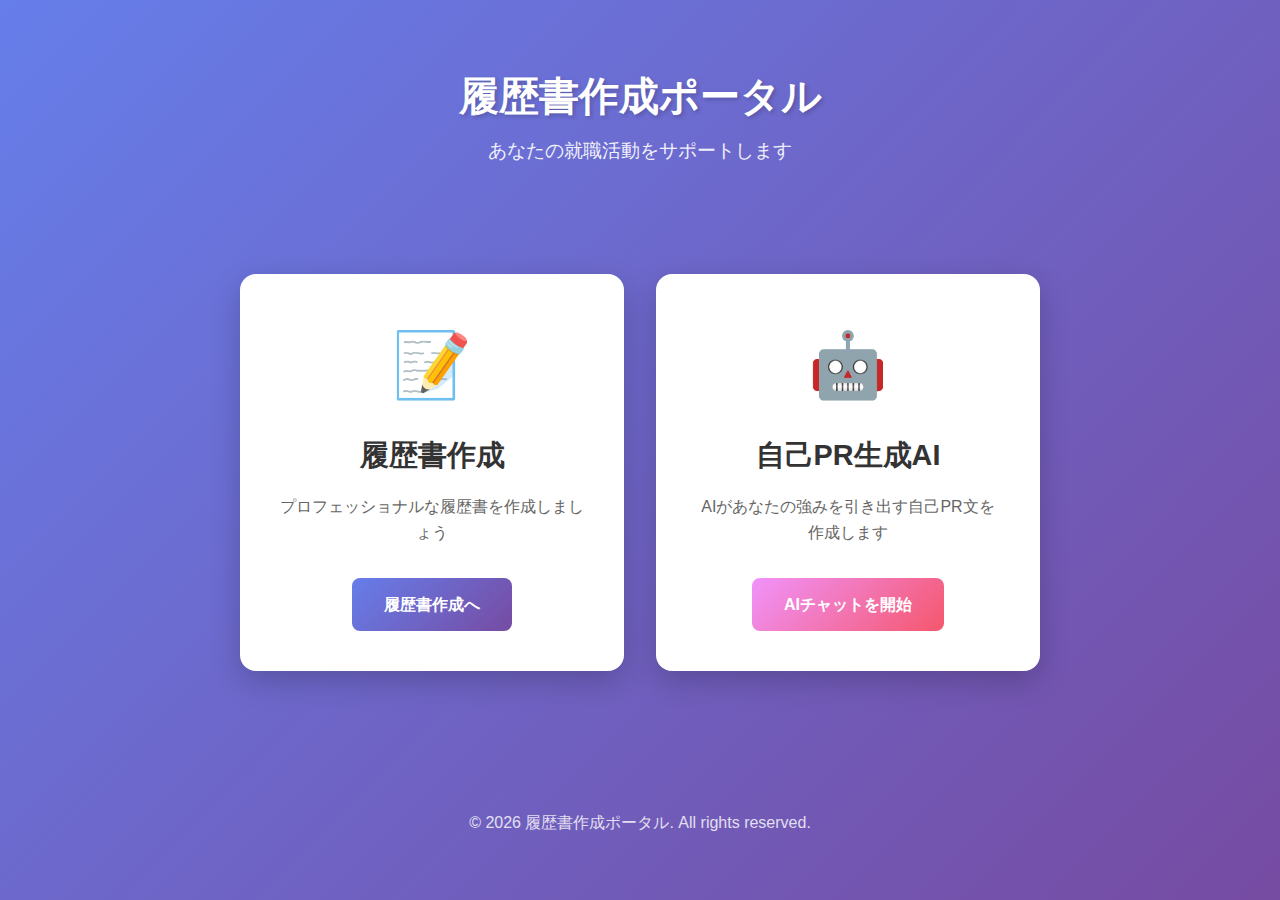
<file: index.html>
<!DOCTYPE html>
<html lang="ja">
<head>
    <meta charset="UTF-8">
    <meta name="viewport" content="width=device-width, initial-scale=1.0">
    <title>履歴書作成ポータル</title>
    <link rel="stylesheet" href="css/style.css">
</head>
<body>
    <div class="container">
        <header>
            <h1>履歴書作成ポータル</h1>
            <p class="subtitle">あなたの就職活動をサポートします</p>
        </header>
        
        <main>
            <div class="card-grid">
                <div class="card">
                    <div class="card-icon">📝</div>
                    <h2>履歴書作成</h2>
                    <p>プロフェッショナルな履歴書を作成しましょう</p>
                    <a href="https://select-type.com/" 
                       target="_blank" 
                       rel="noopener noreferrer" 
                       class="btn btn-primary">
                        履歴書作成へ
                    </a>
                </div>
                
                <div class="card">
                    <div class="card-icon">🤖</div>
                    <h2>自己PR生成AI</h2>
                    <p>AIがあなたの強みを引き出す自己PR文を作成します</p>
                    <a href="ai-chat.html" class="btn btn-secondary">
                        AIチャットを開始
                    </a>
                </div>
            </div>
        </main>
        
        <footer>
            <p>&copy; 2026 履歴書作成ポータル. All rights reserved.</p>
        </footer>
    </div>
</body>
</html>
</file>
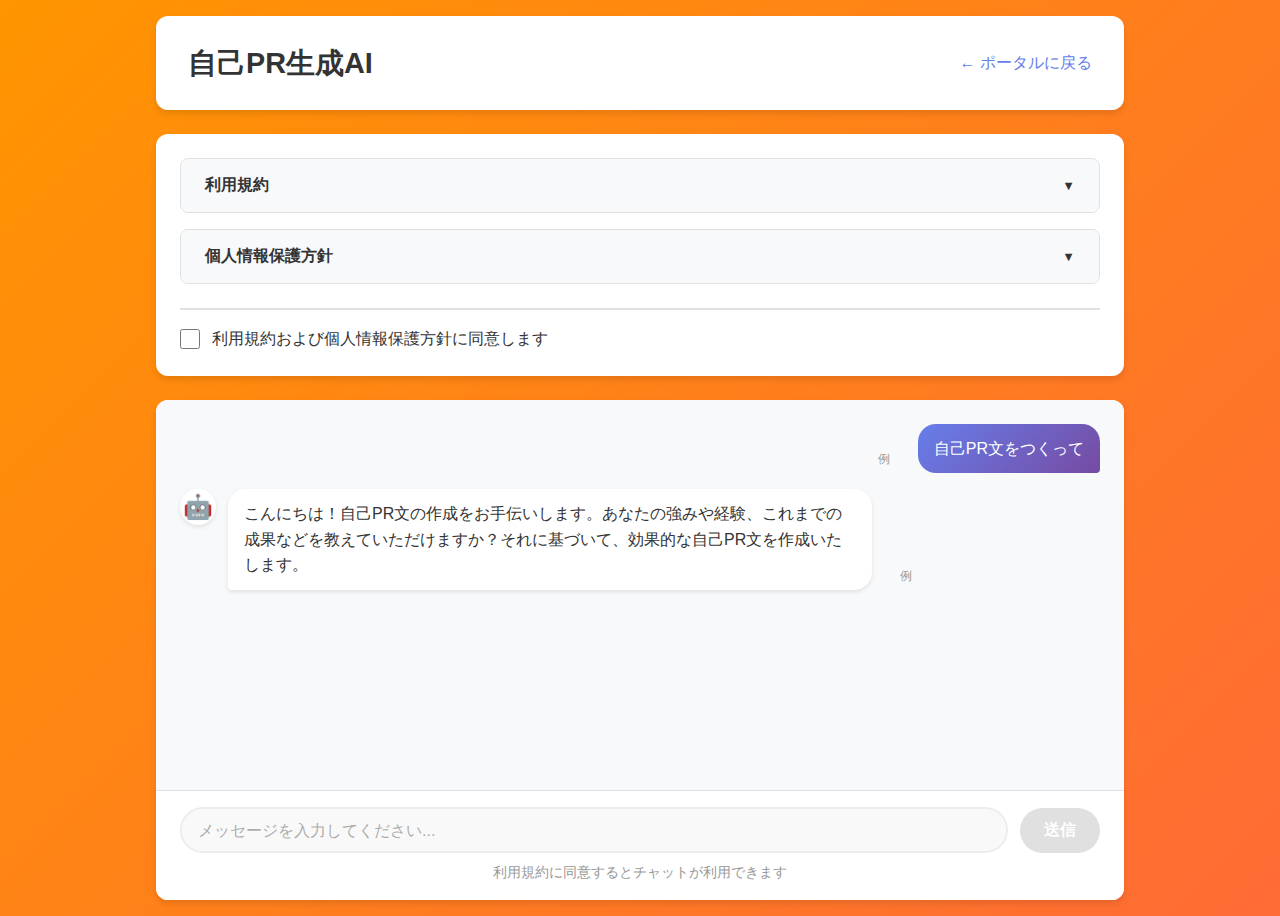
<file: ai-chat.html>
<!DOCTYPE html>
<html lang="ja">
<head>
    <meta charset="UTF-8">
    <meta name="viewport" content="width=device-width, initial-scale=1.0">
    <title>自己PR生成AI - 履歴書作成ポータル</title>
    <link rel="stylesheet" href="css/ai-chat.css">
</head>
<body>
    <div class="container">
        <header>
            <h1>自己PR生成AI</h1>
            <a href="index.html" class="back-link">← ポータルに戻る</a>
        </header>
        
        <main>
            <!-- 利用規約・個人情報保護方針セクション -->
            <section class="terms-section">
                <div class="terms-container">
                    <div class="terms-item">
                        <button class="terms-toggle" aria-expanded="false" aria-controls="terms-content">
                            <span>利用規約</span>
                            <span class="toggle-icon">▼</span>
                        </button>
                        <div id="terms-content" class="terms-content" style="display: none;">
                            <h3>利用規約</h3>
                            <p>本サービス（以下「当サービス」）は、ユーザーが自己PR文の作成を支援するためのAIチャットサービスです。</p>
                            <h4>1. サービスの利用</h4>
                            <p>ユーザーは、当サービスを利用するにあたり、以下の事項に同意する必要があります。</p>
                            <ul>
                                <li>提供される情報は参考として利用し、最終的な判断はユーザー自身が行うこと</li>
                                <li>不適切な内容の入力や、他者への誹謗中傷を目的とした利用を禁止すること</li>
                                <li>当サービスの知的財産権を尊重すること</li>
                            </ul>
                            <h4>2. 免責事項</h4>
                            <p>当サービスは、生成された内容の正確性、完全性、有用性について一切保証しません。ユーザーは自己の責任において当サービスを利用するものとします。</p>
                            <h4>3. サービスの変更・終了</h4>
                            <p>当サービスは、事前の通知なく、サービスの内容を変更または終了することがあります。</p>
                            <p class="terms-date">最終更新日: 2026年2月4日</p>
                        </div>
                    </div>
                    
                    <div class="terms-item">
                        <button class="terms-toggle" aria-expanded="false" aria-controls="privacy-content">
                            <span>個人情報保護方針</span>
                            <span class="toggle-icon">▼</span>
                        </button>
                        <div id="privacy-content" class="terms-content" style="display: none;">
                            <h3>個人情報保護方針</h3>
                            <p>当サービスは、ユーザーの個人情報の保護を重要な責務と考えています。</p>
                            <h4>1. 収集する情報</h4>
                            <p>当サービスでは、以下の情報を収集する場合があります：</p>
                            <ul>
                                <li>チャット入力内容（自己PR文作成のための情報）</li>
                                <li>利用規約への同意状態</li>
                            </ul>
                            <h4>2. 情報の利用目的</h4>
                            <p>収集した情報は、以下の目的でのみ利用されます：</p>
                            <ul>
                                <li>AIチャット機能の提供</li>
                                <li>サービスの改善</li>
                            </ul>
                            <h4>3. 情報の管理</h4>
                            <p>当サービスは、収集した個人情報を適切に管理し、第三者への提供は行いません。ただし、法令に基づく場合を除きます。</p>
                            <h4>4. データの保存</h4>
                            <p>チャット内容は、ブラウザのローカルストレージに保存される場合があります。ブラウザの設定により削除することができます。</p>
                            <p class="terms-date">最終更新日: 2026年2月4日</p>
                        </div>
                    </div>
                </div>
                
                <div class="consent-section">
                    <label class="consent-checkbox">
                        <input type="checkbox" id="consent-checkbox" aria-required="true">
                        <span>利用規約および個人情報保護方針に同意します</span>
                    </label>
                </div>
            </section>
            
            <!-- チャットセクション -->
            <section class="chat-section" id="chat-section">
                <div class="chat-container">
                    <div class="chat-messages" id="chat-messages">
                        <!-- 初期会話例 -->
                        <div class="message user-message">
                            <div class="message-content">
                                <p>自己PR文をつくって</p>
                            </div>
                            <div class="message-time">例</div>
                        </div>
                        <div class="message ai-message">
                            <div class="message-avatar">🤖</div>
                            <div class="message-content">
                                <p>こんにちは！自己PR文の作成をお手伝いします。あなたの強みや経験、これまでの成果などを教えていただけますか？それに基づいて、効果的な自己PR文を作成いたします。</p>
                            </div>
                            <div class="message-time">例</div>
                        </div>
                    </div>
                    
                    <div class="chat-input-container">
                        <div class="input-wrapper">
                            <textarea 
                                id="chat-input" 
                                placeholder="メッセージを入力してください..." 
                                rows="1"
                                disabled
                                aria-label="チャット入力欄"></textarea>
                            <button id="send-button" class="send-button" disabled aria-label="送信">
                                <span>送信</span>
                            </button>
                        </div>
                        <p class="input-hint" id="input-hint">利用規約に同意するとチャットが利用できます</p>
                    </div>
                </div>
            </section>
        </main>
    </div>
    
    <script src="js/ai-chat.js"></script>
</body>
</html>
</file>
<file: css/style.css>
* {
    margin: 0;
    padding: 0;
    box-sizing: border-box;
}

body {
    font-family: -apple-system, BlinkMacSystemFont, 'Segoe UI', 'Hiragino Sans', 'Hiragino Kaku Gothic ProN', 'Meiryo', sans-serif;
    background: linear-gradient(135deg, #667eea 0%, #764ba2 100%);
    min-height: 100vh;
    color: #333;
    line-height: 1.6;
}

.container {
    max-width: 1200px;
    margin: 0 auto;
    padding: 2rem;
    min-height: 100vh;
    display: flex;
    flex-direction: column;
}

header {
    text-align: center;
    color: white;
    margin-bottom: 3rem;
    padding-top: 2rem;
}

header h1 {
    font-size: 2.5rem;
    font-weight: 700;
    margin-bottom: 0.5rem;
    text-shadow: 2px 2px 4px rgba(0, 0, 0, 0.2);
}

.subtitle {
    font-size: 1.2rem;
    opacity: 0.9;
}

main {
    flex: 1;
    display: flex;
    align-items: center;
    justify-content: center;
}

.card-grid {
    display: grid;
    grid-template-columns: repeat(auto-fit, minmax(300px, 1fr));
    gap: 2rem;
    width: 100%;
    max-width: 800px;
}

.card {
    background: white;
    border-radius: 16px;
    padding: 2.5rem;
    box-shadow: 0 10px 30px rgba(0, 0, 0, 0.2);
    text-align: center;
    transition: transform 0.3s ease, box-shadow 0.3s ease;
}

.card:hover {
    transform: translateY(-5px);
    box-shadow: 0 15px 40px rgba(0, 0, 0, 0.3);
}

.card-icon {
    font-size: 4rem;
    margin-bottom: 1rem;
}

.card h2 {
    font-size: 1.8rem;
    margin-bottom: 1rem;
    color: #333;
}

.card p {
    color: #666;
    margin-bottom: 2rem;
    font-size: 1rem;
}

.btn {
    display: inline-block;
    padding: 0.875rem 2rem;
    border-radius: 8px;
    text-decoration: none;
    font-weight: 600;
    font-size: 1rem;
    transition: all 0.3s ease;
    border: none;
    cursor: pointer;
}

.btn-primary {
    background: linear-gradient(135deg, #667eea 0%, #764ba2 100%);
    color: white;
}

.btn-primary:hover {
    transform: scale(1.05);
    box-shadow: 0 5px 15px rgba(102, 126, 234, 0.4);
}

.btn-secondary {
    background: linear-gradient(135deg, #f093fb 0%, #f5576c 100%);
    color: white;
}

.btn-secondary:hover {
    transform: scale(1.05);
    box-shadow: 0 5px 15px rgba(245, 87, 108, 0.4);
}

footer {
    text-align: center;
    color: white;
    padding: 2rem 0;
    opacity: 0.8;
    margin-top: 3rem;
}

/* レスポンシブデザイン */
@media (max-width: 768px) {
    .container {
        padding: 1rem;
    }
    
    header h1 {
        font-size: 2rem;
    }
    
    .subtitle {
        font-size: 1rem;
    }
    
    .card-grid {
        grid-template-columns: 1fr;
        gap: 1.5rem;
    }
    
    .card {
        padding: 2rem;
    }
    
    .card-icon {
        font-size: 3rem;
    }
}

@media (max-width: 480px) {
    header h1 {
        font-size: 1.5rem;
    }
    
    .card {
        padding: 1.5rem;
    }
    
    .card h2 {
        font-size: 1.5rem;
    }
}
</file>
<file: css/ai-chat.css>
* {
    margin: 0;
    padding: 0;
    box-sizing: border-box;
}

body {
    font-family: -apple-system, BlinkMacSystemFont, 'Segoe UI', 'Hiragino Sans', 'Hiragino Kaku Gothic ProN', 'Meiryo', sans-serif;
    background: linear-gradient(135deg, #ff9500 0%, #ff6b35 100%);
    min-height: 100vh;
    color: #333;
    line-height: 1.6;
}

.container {
    max-width: 1000px;
    margin: 0 auto;
    padding: 1rem;
    min-height: 100vh;
    display: flex;
    flex-direction: column;
}

header {
    background: white;
    border-radius: 12px;
    padding: 1.5rem 2rem;
    margin-bottom: 1.5rem;
    box-shadow: 0 4px 6px rgba(0, 0, 0, 0.1);
    display: flex;
    justify-content: space-between;
    align-items: center;
}

header h1 {
    font-size: 1.8rem;
    color: #333;
    font-weight: 700;
}

.back-link {
    color: #667eea;
    text-decoration: none;
    font-weight: 500;
    transition: color 0.3s ease;
}

.back-link:hover {
    color: #764ba2;
    text-decoration: underline;
}

main {
    flex: 1;
    display: flex;
    flex-direction: column;
    gap: 1.5rem;
}

/* 利用規約セクション */
.terms-section {
    background: white;
    border-radius: 12px;
    padding: 1.5rem;
    box-shadow: 0 4px 6px rgba(0, 0, 0, 0.1);
}

.terms-container {
    display: flex;
    flex-direction: column;
    gap: 1rem;
    margin-bottom: 1.5rem;
}

.terms-item {
    border: 1px solid #e0e0e0;
    border-radius: 8px;
    overflow: hidden;
}

.terms-toggle {
    width: 100%;
    padding: 1rem 1.5rem;
    background: #f8f9fa;
    border: none;
    text-align: left;
    cursor: pointer;
    display: flex;
    justify-content: space-between;
    align-items: center;
    font-size: 1rem;
    font-weight: 600;
    color: #333;
    transition: background 0.3s ease;
}

.terms-toggle:hover {
    background: #e9ecef;
}

.terms-toggle[aria-expanded="true"] .toggle-icon {
    transform: rotate(180deg);
}

.toggle-icon {
    transition: transform 0.3s ease;
    font-size: 0.8rem;
}

.terms-content {
    padding: 1.5rem;
    background: white;
    border-top: 1px solid #e0e0e0;
    max-height: 400px;
    overflow-y: auto;
}

.terms-content h3 {
    font-size: 1.3rem;
    margin-bottom: 1rem;
    color: #333;
}

.terms-content h4 {
    font-size: 1.1rem;
    margin-top: 1.5rem;
    margin-bottom: 0.5rem;
    color: #555;
}

.terms-content p {
    margin-bottom: 1rem;
    color: #666;
    line-height: 1.8;
}

.terms-content ul {
    margin-left: 1.5rem;
    margin-bottom: 1rem;
    color: #666;
}

.terms-content li {
    margin-bottom: 0.5rem;
}

.terms-date {
    margin-top: 1.5rem;
    font-size: 0.9rem;
    color: #999;
    font-style: italic;
}

.consent-section {
    padding-top: 1rem;
    border-top: 2px solid #e0e0e0;
}

.consent-checkbox {
    display: flex;
    align-items: center;
    gap: 0.75rem;
    cursor: pointer;
    font-weight: 500;
    font-size: 1rem;
    color: #333;
}

.consent-checkbox input[type="checkbox"] {
    width: 20px;
    height: 20px;
    cursor: pointer;
    accent-color: #667eea;
}

.consent-checkbox input[type="checkbox"]:checked {
    accent-color: #667eea;
}

/* チャットセクション */
.chat-section {
    flex: 1;
    display: flex;
    flex-direction: column;
    background: white;
    border-radius: 12px;
    box-shadow: 0 4px 6px rgba(0, 0, 0, 0.1);
    overflow: hidden;
}

.chat-container {
    display: flex;
    flex-direction: column;
    height: 100%;
    min-height: 500px;
}

.chat-messages {
    flex: 1;
    padding: 1.5rem;
    overflow-y: auto;
    display: flex;
    flex-direction: column;
    gap: 1rem;
    background: #f8f9fa;
}

.message {
    display: flex;
    gap: 0.75rem;
    animation: fadeIn 0.3s ease;
}

@keyframes fadeIn {
    from {
        opacity: 0;
        transform: translateY(10px);
    }
    to {
        opacity: 1;
        transform: translateY(0);
    }
}

.user-message {
    justify-content: flex-end;
}

.user-message .message-content {
    background: linear-gradient(135deg, #667eea 0%, #764ba2 100%);
    color: white;
    border-radius: 18px 18px 4px 18px;
    max-width: 70%;
}

.ai-message {
    justify-content: flex-start;
}

.ai-message .message-content {
    background: white;
    color: #333;
    border-radius: 18px 18px 18px 4px;
    max-width: 70%;
    box-shadow: 0 2px 4px rgba(0, 0, 0, 0.1);
}

.message-avatar {
    font-size: 1.5rem;
    flex-shrink: 0;
    width: 36px;
    height: 36px;
    display: flex;
    align-items: center;
    justify-content: center;
    background: white;
    border-radius: 50%;
    box-shadow: 0 2px 4px rgba(0, 0, 0, 0.1);
}

.message-content {
    padding: 0.75rem 1rem;
}

.message-content p {
    margin: 0;
    word-wrap: break-word;
    white-space: pre-wrap;
}

.message-time {
    font-size: 0.75rem;
    color: #999;
    align-self: flex-end;
    padding: 0.25rem 0.5rem;
    margin-top: auto;
}

.user-message .message-time {
    order: -1;
    margin-right: 0.5rem;
}

.ai-message .message-time {
    margin-left: 0.5rem;
}

.chat-input-container {
    padding: 1rem 1.5rem;
    background: white;
    border-top: 1px solid #e0e0e0;
}

.input-wrapper {
    display: flex;
    gap: 0.75rem;
    align-items: flex-end;
}

#chat-input {
    flex: 1;
    padding: 0.75rem 1rem;
    border: 2px solid #e0e0e0;
    border-radius: 24px;
    font-size: 1rem;
    font-family: inherit;
    resize: none;
    min-height: 44px;
    max-height: 120px;
    transition: border-color 0.3s ease;
}

#chat-input:focus {
    outline: none;
    border-color: #667eea;
}

#chat-input:disabled {
    background: #f5f5f5;
    cursor: not-allowed;
    opacity: 0.6;
}

.send-button {
    padding: 0.75rem 1.5rem;
    background: linear-gradient(135deg, #667eea 0%, #764ba2 100%);
    color: white;
    border: none;
    border-radius: 24px;
    font-size: 1rem;
    font-weight: 600;
    cursor: pointer;
    transition: transform 0.2s ease, box-shadow 0.2s ease;
    white-space: nowrap;
}

.send-button:hover:not(:disabled) {
    transform: scale(1.05);
    box-shadow: 0 4px 12px rgba(102, 126, 234, 0.4);
}

.send-button:active:not(:disabled) {
    transform: scale(0.98);
}

.send-button:disabled {
    background: #ccc;
    cursor: not-allowed;
    opacity: 0.6;
}

.input-hint {
    margin-top: 0.5rem;
    font-size: 0.875rem;
    color: #999;
    text-align: center;
}

.input-hint.hidden {
    display: none;
}

/* レスポンシブデザイン */
@media (max-width: 768px) {
    .container {
        padding: 0.5rem;
    }
    
    header {
        flex-direction: column;
        gap: 1rem;
        align-items: flex-start;
    }
    
    header h1 {
        font-size: 1.5rem;
    }
    
    .terms-content {
        max-height: 300px;
    }
    
    .chat-messages {
        padding: 1rem;
    }
    
    .user-message .message-content,
    .ai-message .message-content {
        max-width: 85%;
    }
    
    .chat-input-container {
        padding: 1rem;
    }
    
    .input-wrapper {
        flex-direction: column;
        align-items: stretch;
    }
    
    .send-button {
        width: 100%;
    }
}

@media (max-width: 480px) {
    header h1 {
        font-size: 1.3rem;
    }
    
    .terms-toggle {
        padding: 0.875rem 1rem;
        font-size: 0.9rem;
    }
    
    .terms-content {
        padding: 1rem;
        font-size: 0.9rem;
    }
    
    .consent-checkbox {
        font-size: 0.9rem;
    }
    
    .message-content {
        padding: 0.625rem 0.875rem;
        font-size: 0.9rem;
    }
}
</file>
